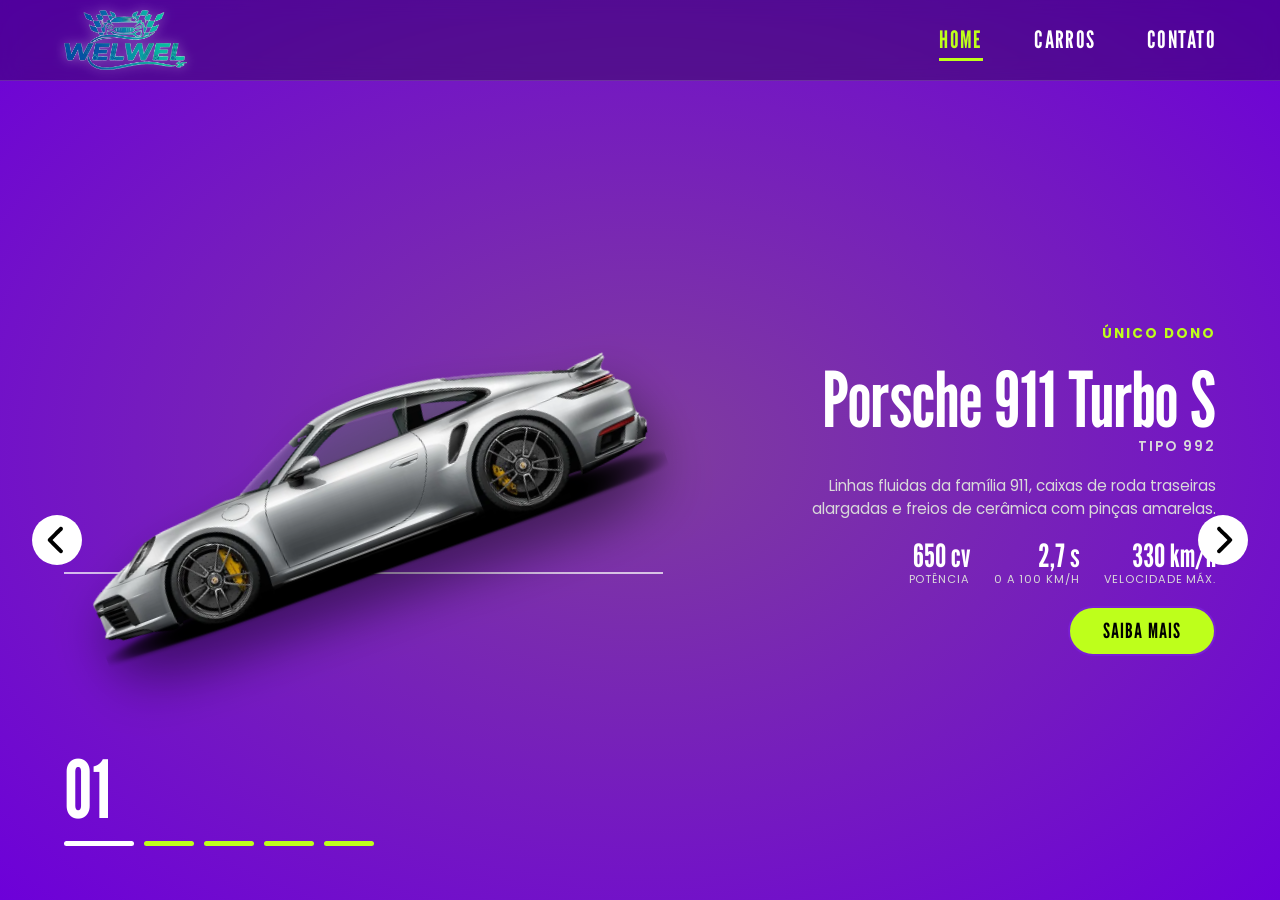
<file: index.html>
<!DOCTYPE html>
<html lang="pt-BR">

<head>
    <meta charset="UTF-8">
    <meta name="viewport" content="width=device-width, initial-scale=1.0">
    <title>WelWel Cars | Automóveis do WelWel</title>
    <meta name="description" content="Vitrine de carros esportivos e elétricos da WelWel Cars, com ficha técnica completa de cada modelo.">
    <meta name="theme-color" content="#6d00d9">
    <link rel="icon" type="image/png" href="./img/favicon.png">
    <link rel="preconnect" href="https://fonts.googleapis.com">
    <link rel="preconnect" href="https://fonts.gstatic.com" crossorigin>
    <link href="https://fonts.googleapis.com/css2?family=League+Gothic&family=Poppins:wght@300;400;600;700&display=swap" rel="stylesheet">
    <link rel="stylesheet" href="./estyle.css">
</head>

<body class="page-home">
    <header class="site-header">
        <a class="brand" href="./index.html" aria-label="WelWel Cars, página inicial">
            <img src="./img/logo.webp" alt="WelWel Cars" width="480" height="234">
        </a>
        <button class="menu-toggle" type="button" aria-label="Abrir menu" aria-expanded="false" aria-controls="menu">
            <span></span><span></span><span></span>
        </button>
        <nav id="menu" class="menu" aria-label="Menu principal">
            <ul>
                <li><a href="./index.html" aria-current="page">Home</a></li>
                <li><a href="./carros.html">Carros</a></li>
                <li><a href="./contato.html">Contato</a></li>
            </ul>
        </nav>
    </header>

    <main>
        <section class="container" aria-roledescription="carrossel" aria-label="Carros em destaque">

            <div class="list">
            <article class="item active" aria-roledescription="slide" aria-label="1 de 5">
                <div class="car-img">
                    <img src="./img/car1.webp" alt="Porsche 911 Turbo S, vista lateral" fetchpriority="high">
                </div>

                <div class="content">
                    <p class="car-information">Único Dono</p>
                    <h2>Porsche 911 Turbo S <small>Tipo 992</small></h2>
                    <p class="description">Linhas fluidas da família 911, caixas de roda traseiras alargadas e freios de cerâmica com pinças amarelas.</p>
                    <ul class="stats">
                        <li><b>650 cv</b><span>potência</span></li>
                        <li><b>2,7 s</b><span>0 a 100 km/h</span></li>
                        <li><b>330 km/h</b><span>velocidade máx.</span></li>
                    </ul>
                    <button class="information" type="button" data-ficha="ficha-1">Saiba Mais</button>
                </div>
            </article>
            <article class="item" aria-roledescription="slide" aria-label="2 de 5" aria-hidden="true">
                <div class="car-img">
                    <img src="./img/car2.webp" alt="Ferrari California T, vista lateral" loading="lazy">
                </div>

                <div class="content">
                    <p class="car-information">Único Dono</p>
                    <h2>Ferrari California T <small>Grand Tourer conversível</small></h2>
                    <p class="description">Clássico GT de motor dianteiro-central, conversível 2+2 com pintura Rosso Corsa.</p>
                    <ul class="stats">
                        <li><b>560 cv</b><span>potência</span></li>
                        <li><b>3,6 s</b><span>0 a 100 km/h</span></li>
                        <li><b>316 km/h</b><span>velocidade máx.</span></li>
                    </ul>
                    <button class="information" type="button" data-ficha="ficha-2">Saiba Mais</button>
                </div>
            </article>
            <article class="item" aria-roledescription="slide" aria-label="3 de 5" aria-hidden="true">
                <div class="car-img">
                    <img src="./img/car3.webp" alt="Lamborghini Aventador S, vista lateral" loading="lazy">
                </div>

                <div class="content">
                    <p class="car-information">Único Dono</p>
                    <h2>Lamborghini Aventador S <small>LP 740-4</small></h2>
                    <p class="description">Silhueta em cunha, V12 aspirado e as icônicas portas em tesoura de Sant&#x27;Agata Bolognese.</p>
                    <ul class="stats">
                        <li><b>740 cv</b><span>potência</span></li>
                        <li><b>2,9 s</b><span>0 a 100 km/h</span></li>
                        <li><b>350 km/h</b><span>velocidade máx.</span></li>
                    </ul>
                    <button class="information" type="button" data-ficha="ficha-3">Saiba Mais</button>
                </div>
            </article>
            <article class="item" aria-roledescription="slide" aria-label="4 de 5" aria-hidden="true">
                <div class="car-img">
                    <img src="./img/car4.webp" alt="Geely EX2, vista lateral" loading="lazy">
                </div>

                <div class="content">
                    <p class="car-information">Único Dono</p>
                    <h2>Geely EX2 <small>Elétrico compacto</small></h2>
                    <p class="description">Elétrico de proporções de monovolume, pintura bicolor e design pensado para reduzir o arrasto.</p>
                    <ul class="stats">
                        <li><b>116 cv</b><span>potência</span></li>
                        <li><b>289 km</b><span>autonomia</span></li>
                        <li><b>21 min</b><span>recarga 30-80%</span></li>
                    </ul>
                    <button class="information" type="button" data-ficha="ficha-4">Saiba Mais</button>
                </div>
            </article>
            <article class="item" aria-roledescription="slide" aria-label="5 de 5" aria-hidden="true">
                <div class="car-img">
                    <img src="./img/car5.webp" alt="BMW iX3 M Sport, vista lateral" loading="lazy">
                </div>

                <div class="content">
                    <p class="car-information">Único Dono</p>
                    <h2>BMW iX3 M Sport <small>Geração G01 LCI</small></h2>
                    <p class="description">SUV elétrico que preserva as linhas do X3, com pacote aerodinâmico M Sport.</p>
                    <ul class="stats">
                        <li><b>286 cv</b><span>potência</span></li>
                        <li><b>460 km</b><span>autonomia</span></li>
                        <li><b>6,8 s</b><span>0 a 100 km/h</span></li>
                    </ul>
                    <button class="information" type="button" data-ficha="ficha-5">Saiba Mais</button>
                </div>
            </article>
            </div>

            <div class="arrows">
                <button id="prev" type="button" aria-label="Carro anterior"><img src="./img/arrow.svg" alt=""></button>
                <button id="next" type="button" aria-label="Próximo carro"><img src="./img/arrow.svg" alt=""></button>
            </div>

            <div class="indicator">
                <div class="number" aria-live="polite">01</div>
                <ul>
                <li><button class="line active" type="button" aria-label="Ir para o carro 1"></button></li>
                <li><button class="line" type="button" aria-label="Ir para o carro 2"></button></li>
                <li><button class="line" type="button" aria-label="Ir para o carro 3"></button></li>
                <li><button class="line" type="button" aria-label="Ir para o carro 4"></button></li>
                <li><button class="line" type="button" aria-label="Ir para o carro 5"></button></li>
                </ul>
            </div>
        </section>
    </main>

    <dialog class="ficha" id="ficha-1" aria-labelledby="ficha-1-titulo">
        <form method="dialog">
            <button class="close" aria-label="Fechar">×</button>
        </form>
        <p class="car-information">Ficha técnica</p>
        <h2 id="ficha-1-titulo">Porsche 911 Turbo S <small>Tipo 992</small></h2>
        <img src="./img/car1.webp" alt="" loading="lazy">
        <h3>Análise visual</h3>
        <ul class="highlights">
            <li><strong>Silhueta de perfil:</strong> Linhas fluidas e aerodinâmicas tradicionais do 911, com as caixas de roda traseiras visivelmente alargadas.</li>
            <li><strong>Entradas de ar laterais:</strong> Grandes aberturas nos para-lamas traseiros, que alimentam e refrigeram o motor biturbo.</li>
            <li><strong>Rodas e freios:</strong> Rodas com cubo rápido (central lock) e pinças amarelas do sistema de freios de cerâmica PCCB.</li>
            <li><strong>Defletor traseiro:</strong> Aerofólio integrado para controle adaptativo da força descendente (downforce).</li>
        </ul>
        <h3>Especificações</h3>
        <dl class="specs">
            <div><dt>Motor</dt><dd>3.8 litros, 6 cilindros opostos (Boxer), biturbo</dd></div>
            <div><dt>Combustível</dt><dd>Gasolina</dd></div>
            <div><dt>Potência máxima</dt><dd>650 cv a 6.750 rpm</dd></div>
            <div><dt>Torque máximo</dt><dd>81,6 kgfm a 2.500 rpm</dd></div>
            <div><dt>Transmissão</dt><dd>Automática de dupla embreagem (PDK), 8 marchas</dd></div>
            <div><dt>Tração</dt><dd>Integral sob demanda (AWD)</dd></div>
            <div><dt>0 a 100 km/h</dt><dd>2,7 segundos</dd></div>
            <div><dt>Velocidade máxima</dt><dd>330 km/h</dd></div>
            <div><dt>Peso em ordem de marcha</dt><dd>1.640 kg</dd></div>
            <div><dt>Freios</dt><dd>Discos de cerâmica ventilados e perfurados (PCCB)</dd></div>
            <div><dt>Pneus dianteiros</dt><dd>255/35 R20</dd></div>
            <div><dt>Pneus traseiros</dt><dd>315/30 R21</dd></div>
        </dl>
    </dialog>
    <dialog class="ficha" id="ficha-2" aria-labelledby="ficha-2-titulo">
        <form method="dialog">
            <button class="close" aria-label="Fechar">×</button>
        </form>
        <p class="car-information">Ficha técnica</p>
        <h2 id="ficha-2-titulo">Ferrari California T <small>Grand Tourer conversível</small></h2>
        <img src="./img/car2.webp" alt="" loading="lazy">
        <h3>Análise visual</h3>
        <ul class="highlights">
            <li><strong>Design de perfil:</strong> Silhueta clássica de Grand Tourer, motor dianteiro-central e tração traseira, com o escudo da escuderia nos para-lamas dianteiros.</li>
            <li><strong>Configuração conversível:</strong> Capota aberta, revelando o interior no formato de assentos 2+2.</li>
            <li><strong>Flanco esculpido:</strong> Um vinco fluido que começa atrás da roda dianteira e segue até a maçaneta da porta.</li>
            <li><strong>Rodas e freios:</strong> Rodas de liga leve de cinco raios em estrela, com pinças vermelhas que combinam com a pintura Rosso Corsa.</li>
        </ul>
        <h3>Especificações</h3>
        <dl class="specs">
            <div><dt>Motor</dt><dd>3.9 litros (3.855 cm³), V8 a 90°, biturbo</dd></div>
            <div><dt>Combustível</dt><dd>Gasolina</dd></div>
            <div><dt>Potência máxima</dt><dd>560 cv a 7.500 rpm</dd></div>
            <div><dt>Torque máximo</dt><dd>77 kgfm a 4.750 rpm</dd></div>
            <div><dt>Transmissão</dt><dd>Automatizada de dupla embreagem (F1-DCT), 7 marchas</dd></div>
            <div><dt>Tração</dt><dd>Traseira (RWD)</dd></div>
            <div><dt>0 a 100 km/h</dt><dd>3,6 segundos</dd></div>
            <div><dt>Velocidade máxima</dt><dd>316 km/h</dd></div>
            <div><dt>Peso seco</dt><dd>1.625 kg</dd></div>
            <div><dt>Freios</dt><dd>Discos de carbono-cerâmica ventilados</dd></div>
            <div><dt>Porta-malas</dt><dd>340 litros (240 litros com a capota recolhida)</dd></div>
        </dl>
    </dialog>
    <dialog class="ficha" id="ficha-3" aria-labelledby="ficha-3-titulo">
        <form method="dialog">
            <button class="close" aria-label="Fechar">×</button>
        </form>
        <p class="car-information">Ficha técnica</p>
        <h2 id="ficha-3-titulo">Lamborghini Aventador S <small>LP 740-4</small></h2>
        <img src="./img/car3.webp" alt="" loading="lazy">
        <h3>Análise visual</h3>
        <ul class="highlights">
            <li><strong>Silhueta em cunha:</strong> Linhas angulares e geométricas, clássicas e futuristas, do DNA de design da Lamborghini.</li>
            <li><strong>Entradas de ar laterais:</strong> Enormes aberturas nas portas e para-lamas traseiros, que levam ar ao motor V12 e aos freios.</li>
            <li><strong>Rodas e freios:</strong> Rodas raiadas com acabamento diamantado e pinças de freio amarelas em contraste com a carroceria.</li>
            <li><strong>Portas em tesoura:</strong> O vinco superior marca o contorno das portas de abertura vertical de Sant&#x27;Agata Bolognese.</li>
        </ul>
        <h3>Especificações</h3>
        <dl class="specs">
            <div><dt>Motor</dt><dd>6.5 litros, V12 a 60°, aspirado</dd></div>
            <div><dt>Combustível</dt><dd>Gasolina</dd></div>
            <div><dt>Potência máxima</dt><dd>740 cv a 8.400 rpm</dd></div>
            <div><dt>Torque máximo</dt><dd>70,4 kgfm (690 Nm) a 5.500 rpm</dd></div>
            <div><dt>Transmissão</dt><dd>Automatizada ISR (Independent Shifting Rods), 7 marchas</dd></div>
            <div><dt>Tração</dt><dd>Integral permanente (AWD)</dd></div>
            <div><dt>0 a 100 km/h</dt><dd>2,9 segundos</dd></div>
            <div><dt>Velocidade máxima</dt><dd>350 km/h</dd></div>
            <div><dt>Peso seco</dt><dd>1.575 kg</dd></div>
            <div><dt>Chassi</dt><dd>Suspensão ativa magnetorreológica e esterçamento nas 4 rodas</dd></div>
        </dl>
    </dialog>
    <dialog class="ficha" id="ficha-4" aria-labelledby="ficha-4-titulo">
        <form method="dialog">
            <button class="close" aria-label="Fechar">×</button>
        </form>
        <p class="car-information">Ficha técnica</p>
        <h2 id="ficha-4-titulo">Geely EX2 <small>Elétrico compacto</small></h2>
        <img src="./img/car4.webp" alt="" loading="lazy">
        <h3>Análise visual</h3>
        <ul class="highlights">
            <li><strong>Proporções de monovolume:</strong> Teto alto, balanços curtos e frente inclinada, priorizando o espaço interno e a modularidade da cabine.</li>
            <li><strong>Pintura bicolor:</strong> Carroceria em tom suave, com colunas e teto em preto brilhante.</li>
            <li><strong>Design aerodinâmico:</strong> Rodas aro 16 de desenho fechado e maçanetas embutidas para reduzir o arrasto.</li>
            <li><strong>Linha de cintura fluida:</strong> Vincos sutis e transições arredondadas, numa estética limpa e futurista.</li>
        </ul>
        <h3>Especificações</h3>
        <dl class="specs">
            <div><dt>Motor</dt><dd>Elétrico, síncrono de ímãs permanentes</dd></div>
            <div><dt>Potência máxima</dt><dd>116 cv (85 kW)</dd></div>
            <div><dt>Torque máximo</dt><dd>15,3 kgfm (150 Nm)</dd></div>
            <div><dt>Tração</dt><dd>Traseira (RWD)</dd></div>
            <div><dt>Bateria</dt><dd>Lítio-ferro-fosfato (LFP)</dd></div>
            <div><dt>Autonomia (Inmetro)</dt><dd>289 km</dd></div>
            <div><dt>Tempo de recarga</dt><dd>30% a 80% em 21 minutos (DC rápida)</dd></div>
            <div><dt>Comprimento / entre-eixos</dt><dd>4,13 m / 2,65 m</dd></div>
            <div><dt>Porta-malas traseiro</dt><dd>375 litros</dd></div>
            <div><dt>Porta-malas dianteiro (frunk)</dt><dd>70 litros</dd></div>
        </dl>
    </dialog>
    <dialog class="ficha" id="ficha-5" aria-labelledby="ficha-5-titulo">
        <form method="dialog">
            <button class="close" aria-label="Fechar">×</button>
        </form>
        <p class="car-information">Ficha técnica</p>
        <h2 id="ficha-5-titulo">BMW iX3 M Sport <small>Geração G01 LCI</small></h2>
        <img src="./img/car5.webp" alt="" loading="lazy">
        <h3>Análise visual</h3>
        <ul class="highlights">
            <li><strong>Proporções de SUV:</strong> Silhueta bem definida no estilo SAV, com balanço traseiro que amplia o espaço de carga.</li>
            <li><strong>Pacote M Sport:</strong> Para-choques esportivos, soleiras laterais musculosas e acabamento Shadow Line nas molduras das janelas.</li>
            <li><strong>Identidade sutil:</strong> Preserva as linhas do X3, com discretos apliques pretos nas saídas de ar dos para-lamas dianteiros.</li>
            <li><strong>Rodas exclusivas:</strong> Liga leve aerodinâmica de desenho fechado e acabamento bicolor, para reduzir o arrasto.</li>
        </ul>
        <h3>Especificações</h3>
        <dl class="specs">
            <div><dt>Motorização</dt><dd>1 motor elétrico traseiro (BMW eDrive de 5ª geração)</dd></div>
            <div><dt>Potência máxima</dt><dd>286 cv (210 kW)</dd></div>
            <div><dt>Torque máximo</dt><dd>40,8 kgfm (400 Nm)</dd></div>
            <div><dt>Transmissão</dt><dd>Automática de 1 marcha</dd></div>
            <div><dt>Tração</dt><dd>Traseira (RWD)</dd></div>
            <div><dt>0 a 100 km/h</dt><dd>6,8 segundos</dd></div>
            <div><dt>Velocidade máxima</dt><dd>180 km/h (limitada eletronicamente)</dd></div>
            <div><dt>Bateria</dt><dd>80 kWh brutos (74 kWh úteis)</dd></div>
            <div><dt>Autonomia média</dt><dd>Até 460 km (ciclo WLTP)</dd></div>
            <div><dt>Recarga rápida</dt><dd>10% a 80% em cerca de 32 minutos (DC de 150 kW)</dd></div>
            <div><dt>Porta-malas</dt><dd>510 litros</dd></div>
        </dl>
    </dialog>

    <script src="./script.js"></script>
</body>

</html>
</file>
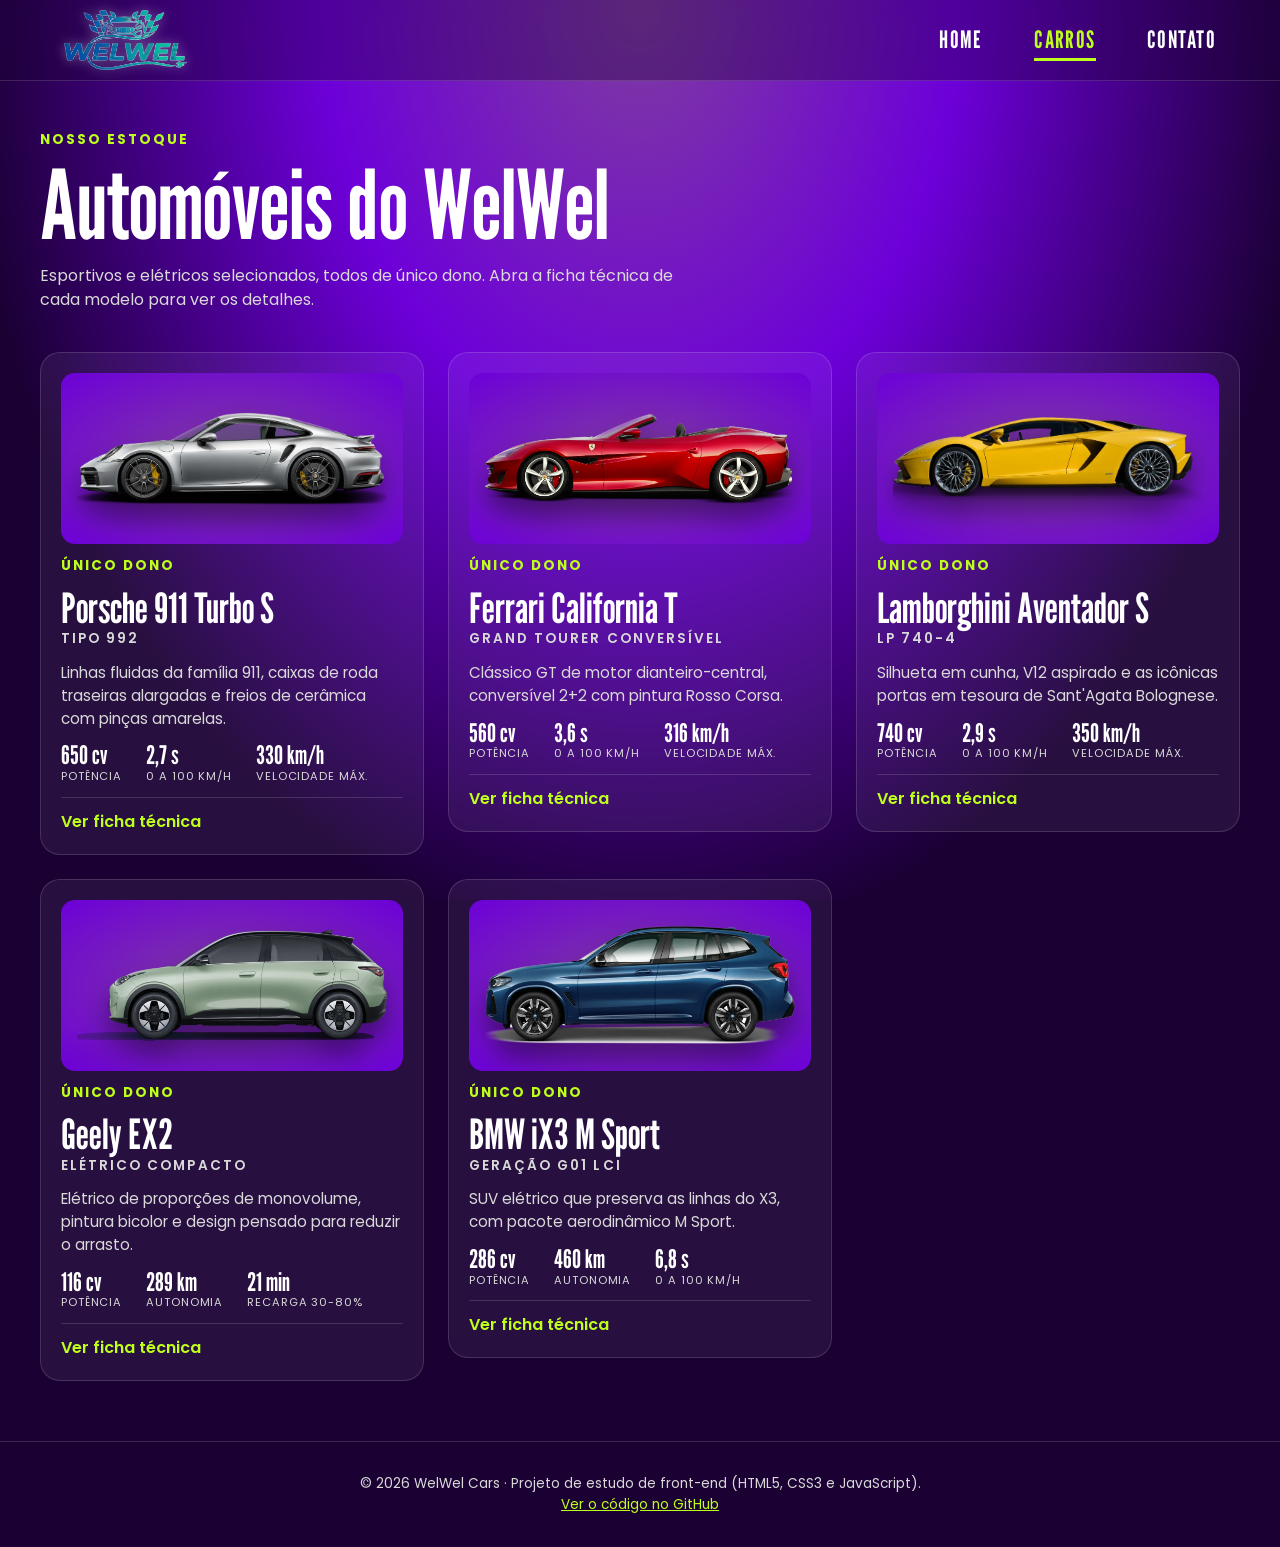
<file: carros.html>
<!DOCTYPE html>
<html lang="pt-BR">

<head>
    <meta charset="UTF-8">
    <meta name="viewport" content="width=device-width, initial-scale=1.0">
    <title>Carros | WelWel Cars</title>
    <meta name="description" content="Todos os carros da WelWel Cars com análise visual e ficha técnica.">
    <meta name="theme-color" content="#6d00d9">
    <link rel="icon" type="image/png" href="./img/favicon.png">
    <link rel="preconnect" href="https://fonts.googleapis.com">
    <link rel="preconnect" href="https://fonts.gstatic.com" crossorigin>
    <link href="https://fonts.googleapis.com/css2?family=League+Gothic&family=Poppins:wght@300;400;600;700&display=swap" rel="stylesheet">
    <link rel="stylesheet" href="./estyle.css">
</head>

<body class="page-carros">
    <header class="site-header">
        <a class="brand" href="./index.html" aria-label="WelWel Cars, página inicial">
            <img src="./img/logo.webp" alt="WelWel Cars" width="480" height="234">
        </a>
        <button class="menu-toggle" type="button" aria-label="Abrir menu" aria-expanded="false" aria-controls="menu">
            <span></span><span></span><span></span>
        </button>
        <nav id="menu" class="menu" aria-label="Menu principal">
            <ul>
                <li><a href="./index.html">Home</a></li>
                <li><a href="./carros.html" aria-current="page">Carros</a></li>
                <li><a href="./contato.html">Contato</a></li>
            </ul>
        </nav>
    </header>

    <main class="page">
        <section class="page-intro">
            <p class="car-information">Nosso estoque</p>
            <h1>Automóveis do WelWel</h1>
            <p>Esportivos e elétricos selecionados, todos de único dono. Abra a ficha técnica de cada modelo para ver os detalhes.</p>
        </section>

        <section class="car-grid" aria-label="Lista de carros">
            <article class="car-card">
                <div class="car-card-img">
                    <img src="./img/car1.webp" alt="Porsche 911 Turbo S, vista lateral" loading="lazy">
                </div>
                <p class="car-information">Único Dono</p>
                <h2>Porsche 911 Turbo S <small>Tipo 992</small></h2>
                <p class="description">Linhas fluidas da família 911, caixas de roda traseiras alargadas e freios de cerâmica com pinças amarelas.</p>
                <ul class="stats">
                    <li><b>650 cv</b><span>potência</span></li>
                    <li><b>2,7 s</b><span>0 a 100 km/h</span></li>
                    <li><b>330 km/h</b><span>velocidade máx.</span></li>
                </ul>
                <details>
                    <summary>Ver ficha técnica</summary>
                    <ul class="highlights">
                        <li><strong>Silhueta de perfil:</strong> Linhas fluidas e aerodinâmicas tradicionais do 911, com as caixas de roda traseiras visivelmente alargadas.</li>
                        <li><strong>Entradas de ar laterais:</strong> Grandes aberturas nos para-lamas traseiros, que alimentam e refrigeram o motor biturbo.</li>
                        <li><strong>Rodas e freios:</strong> Rodas com cubo rápido (central lock) e pinças amarelas do sistema de freios de cerâmica PCCB.</li>
                        <li><strong>Defletor traseiro:</strong> Aerofólio integrado para controle adaptativo da força descendente (downforce).</li>
                    </ul>
                    <dl class="specs">
                        <div><dt>Motor</dt><dd>3.8 litros, 6 cilindros opostos (Boxer), biturbo</dd></div>
                        <div><dt>Combustível</dt><dd>Gasolina</dd></div>
                        <div><dt>Potência máxima</dt><dd>650 cv a 6.750 rpm</dd></div>
                        <div><dt>Torque máximo</dt><dd>81,6 kgfm a 2.500 rpm</dd></div>
                        <div><dt>Transmissão</dt><dd>Automática de dupla embreagem (PDK), 8 marchas</dd></div>
                        <div><dt>Tração</dt><dd>Integral sob demanda (AWD)</dd></div>
                        <div><dt>0 a 100 km/h</dt><dd>2,7 segundos</dd></div>
                        <div><dt>Velocidade máxima</dt><dd>330 km/h</dd></div>
                        <div><dt>Peso em ordem de marcha</dt><dd>1.640 kg</dd></div>
                        <div><dt>Freios</dt><dd>Discos de cerâmica ventilados e perfurados (PCCB)</dd></div>
                        <div><dt>Pneus dianteiros</dt><dd>255/35 R20</dd></div>
                        <div><dt>Pneus traseiros</dt><dd>315/30 R21</dd></div>
                    </dl>
                </details>
            </article>
            <article class="car-card">
                <div class="car-card-img">
                    <img src="./img/car2.webp" alt="Ferrari California T, vista lateral" loading="lazy">
                </div>
                <p class="car-information">Único Dono</p>
                <h2>Ferrari California T <small>Grand Tourer conversível</small></h2>
                <p class="description">Clássico GT de motor dianteiro-central, conversível 2+2 com pintura Rosso Corsa.</p>
                <ul class="stats">
                    <li><b>560 cv</b><span>potência</span></li>
                    <li><b>3,6 s</b><span>0 a 100 km/h</span></li>
                    <li><b>316 km/h</b><span>velocidade máx.</span></li>
                </ul>
                <details>
                    <summary>Ver ficha técnica</summary>
                    <ul class="highlights">
                        <li><strong>Design de perfil:</strong> Silhueta clássica de Grand Tourer, motor dianteiro-central e tração traseira, com o escudo da escuderia nos para-lamas dianteiros.</li>
                        <li><strong>Configuração conversível:</strong> Capota aberta, revelando o interior no formato de assentos 2+2.</li>
                        <li><strong>Flanco esculpido:</strong> Um vinco fluido que começa atrás da roda dianteira e segue até a maçaneta da porta.</li>
                        <li><strong>Rodas e freios:</strong> Rodas de liga leve de cinco raios em estrela, com pinças vermelhas que combinam com a pintura Rosso Corsa.</li>
                    </ul>
                    <dl class="specs">
                        <div><dt>Motor</dt><dd>3.9 litros (3.855 cm³), V8 a 90°, biturbo</dd></div>
                        <div><dt>Combustível</dt><dd>Gasolina</dd></div>
                        <div><dt>Potência máxima</dt><dd>560 cv a 7.500 rpm</dd></div>
                        <div><dt>Torque máximo</dt><dd>77 kgfm a 4.750 rpm</dd></div>
                        <div><dt>Transmissão</dt><dd>Automatizada de dupla embreagem (F1-DCT), 7 marchas</dd></div>
                        <div><dt>Tração</dt><dd>Traseira (RWD)</dd></div>
                        <div><dt>0 a 100 km/h</dt><dd>3,6 segundos</dd></div>
                        <div><dt>Velocidade máxima</dt><dd>316 km/h</dd></div>
                        <div><dt>Peso seco</dt><dd>1.625 kg</dd></div>
                        <div><dt>Freios</dt><dd>Discos de carbono-cerâmica ventilados</dd></div>
                        <div><dt>Porta-malas</dt><dd>340 litros (240 litros com a capota recolhida)</dd></div>
                    </dl>
                </details>
            </article>
            <article class="car-card">
                <div class="car-card-img">
                    <img src="./img/car3.webp" alt="Lamborghini Aventador S, vista lateral" loading="lazy">
                </div>
                <p class="car-information">Único Dono</p>
                <h2>Lamborghini Aventador S <small>LP 740-4</small></h2>
                <p class="description">Silhueta em cunha, V12 aspirado e as icônicas portas em tesoura de Sant&#x27;Agata Bolognese.</p>
                <ul class="stats">
                    <li><b>740 cv</b><span>potência</span></li>
                    <li><b>2,9 s</b><span>0 a 100 km/h</span></li>
                    <li><b>350 km/h</b><span>velocidade máx.</span></li>
                </ul>
                <details>
                    <summary>Ver ficha técnica</summary>
                    <ul class="highlights">
                        <li><strong>Silhueta em cunha:</strong> Linhas angulares e geométricas, clássicas e futuristas, do DNA de design da Lamborghini.</li>
                        <li><strong>Entradas de ar laterais:</strong> Enormes aberturas nas portas e para-lamas traseiros, que levam ar ao motor V12 e aos freios.</li>
                        <li><strong>Rodas e freios:</strong> Rodas raiadas com acabamento diamantado e pinças de freio amarelas em contraste com a carroceria.</li>
                        <li><strong>Portas em tesoura:</strong> O vinco superior marca o contorno das portas de abertura vertical de Sant&#x27;Agata Bolognese.</li>
                    </ul>
                    <dl class="specs">
                        <div><dt>Motor</dt><dd>6.5 litros, V12 a 60°, aspirado</dd></div>
                        <div><dt>Combustível</dt><dd>Gasolina</dd></div>
                        <div><dt>Potência máxima</dt><dd>740 cv a 8.400 rpm</dd></div>
                        <div><dt>Torque máximo</dt><dd>70,4 kgfm (690 Nm) a 5.500 rpm</dd></div>
                        <div><dt>Transmissão</dt><dd>Automatizada ISR (Independent Shifting Rods), 7 marchas</dd></div>
                        <div><dt>Tração</dt><dd>Integral permanente (AWD)</dd></div>
                        <div><dt>0 a 100 km/h</dt><dd>2,9 segundos</dd></div>
                        <div><dt>Velocidade máxima</dt><dd>350 km/h</dd></div>
                        <div><dt>Peso seco</dt><dd>1.575 kg</dd></div>
                        <div><dt>Chassi</dt><dd>Suspensão ativa magnetorreológica e esterçamento nas 4 rodas</dd></div>
                    </dl>
                </details>
            </article>
            <article class="car-card">
                <div class="car-card-img">
                    <img src="./img/car4.webp" alt="Geely EX2, vista lateral" loading="lazy">
                </div>
                <p class="car-information">Único Dono</p>
                <h2>Geely EX2 <small>Elétrico compacto</small></h2>
                <p class="description">Elétrico de proporções de monovolume, pintura bicolor e design pensado para reduzir o arrasto.</p>
                <ul class="stats">
                    <li><b>116 cv</b><span>potência</span></li>
                    <li><b>289 km</b><span>autonomia</span></li>
                    <li><b>21 min</b><span>recarga 30-80%</span></li>
                </ul>
                <details>
                    <summary>Ver ficha técnica</summary>
                    <ul class="highlights">
                        <li><strong>Proporções de monovolume:</strong> Teto alto, balanços curtos e frente inclinada, priorizando o espaço interno e a modularidade da cabine.</li>
                        <li><strong>Pintura bicolor:</strong> Carroceria em tom suave, com colunas e teto em preto brilhante.</li>
                        <li><strong>Design aerodinâmico:</strong> Rodas aro 16 de desenho fechado e maçanetas embutidas para reduzir o arrasto.</li>
                        <li><strong>Linha de cintura fluida:</strong> Vincos sutis e transições arredondadas, numa estética limpa e futurista.</li>
                    </ul>
                    <dl class="specs">
                        <div><dt>Motor</dt><dd>Elétrico, síncrono de ímãs permanentes</dd></div>
                        <div><dt>Potência máxima</dt><dd>116 cv (85 kW)</dd></div>
                        <div><dt>Torque máximo</dt><dd>15,3 kgfm (150 Nm)</dd></div>
                        <div><dt>Tração</dt><dd>Traseira (RWD)</dd></div>
                        <div><dt>Bateria</dt><dd>Lítio-ferro-fosfato (LFP)</dd></div>
                        <div><dt>Autonomia (Inmetro)</dt><dd>289 km</dd></div>
                        <div><dt>Tempo de recarga</dt><dd>30% a 80% em 21 minutos (DC rápida)</dd></div>
                        <div><dt>Comprimento / entre-eixos</dt><dd>4,13 m / 2,65 m</dd></div>
                        <div><dt>Porta-malas traseiro</dt><dd>375 litros</dd></div>
                        <div><dt>Porta-malas dianteiro (frunk)</dt><dd>70 litros</dd></div>
                    </dl>
                </details>
            </article>
            <article class="car-card">
                <div class="car-card-img">
                    <img src="./img/car5.webp" alt="BMW iX3 M Sport, vista lateral" loading="lazy">
                </div>
                <p class="car-information">Único Dono</p>
                <h2>BMW iX3 M Sport <small>Geração G01 LCI</small></h2>
                <p class="description">SUV elétrico que preserva as linhas do X3, com pacote aerodinâmico M Sport.</p>
                <ul class="stats">
                    <li><b>286 cv</b><span>potência</span></li>
                    <li><b>460 km</b><span>autonomia</span></li>
                    <li><b>6,8 s</b><span>0 a 100 km/h</span></li>
                </ul>
                <details>
                    <summary>Ver ficha técnica</summary>
                    <ul class="highlights">
                        <li><strong>Proporções de SUV:</strong> Silhueta bem definida no estilo SAV, com balanço traseiro que amplia o espaço de carga.</li>
                        <li><strong>Pacote M Sport:</strong> Para-choques esportivos, soleiras laterais musculosas e acabamento Shadow Line nas molduras das janelas.</li>
                        <li><strong>Identidade sutil:</strong> Preserva as linhas do X3, com discretos apliques pretos nas saídas de ar dos para-lamas dianteiros.</li>
                        <li><strong>Rodas exclusivas:</strong> Liga leve aerodinâmica de desenho fechado e acabamento bicolor, para reduzir o arrasto.</li>
                    </ul>
                    <dl class="specs">
                        <div><dt>Motorização</dt><dd>1 motor elétrico traseiro (BMW eDrive de 5ª geração)</dd></div>
                        <div><dt>Potência máxima</dt><dd>286 cv (210 kW)</dd></div>
                        <div><dt>Torque máximo</dt><dd>40,8 kgfm (400 Nm)</dd></div>
                        <div><dt>Transmissão</dt><dd>Automática de 1 marcha</dd></div>
                        <div><dt>Tração</dt><dd>Traseira (RWD)</dd></div>
                        <div><dt>0 a 100 km/h</dt><dd>6,8 segundos</dd></div>
                        <div><dt>Velocidade máxima</dt><dd>180 km/h (limitada eletronicamente)</dd></div>
                        <div><dt>Bateria</dt><dd>80 kWh brutos (74 kWh úteis)</dd></div>
                        <div><dt>Autonomia média</dt><dd>Até 460 km (ciclo WLTP)</dd></div>
                        <div><dt>Recarga rápida</dt><dd>10% a 80% em cerca de 32 minutos (DC de 150 kW)</dd></div>
                        <div><dt>Porta-malas</dt><dd>510 litros</dd></div>
                    </dl>
                </details>
            </article>
        </section>
    </main>

    <footer class="site-footer">
        <p>© 2026 WelWel Cars · Projeto de estudo de front-end (HTML5, CSS3 e JavaScript).</p>
        <p><a href="https://github.com/elsondev-backend/WelCar" target="_blank" rel="noopener">Ver o código no GitHub</a></p>
    </footer>

    <script src="./script.js"></script>
</body>

</html>
</file>
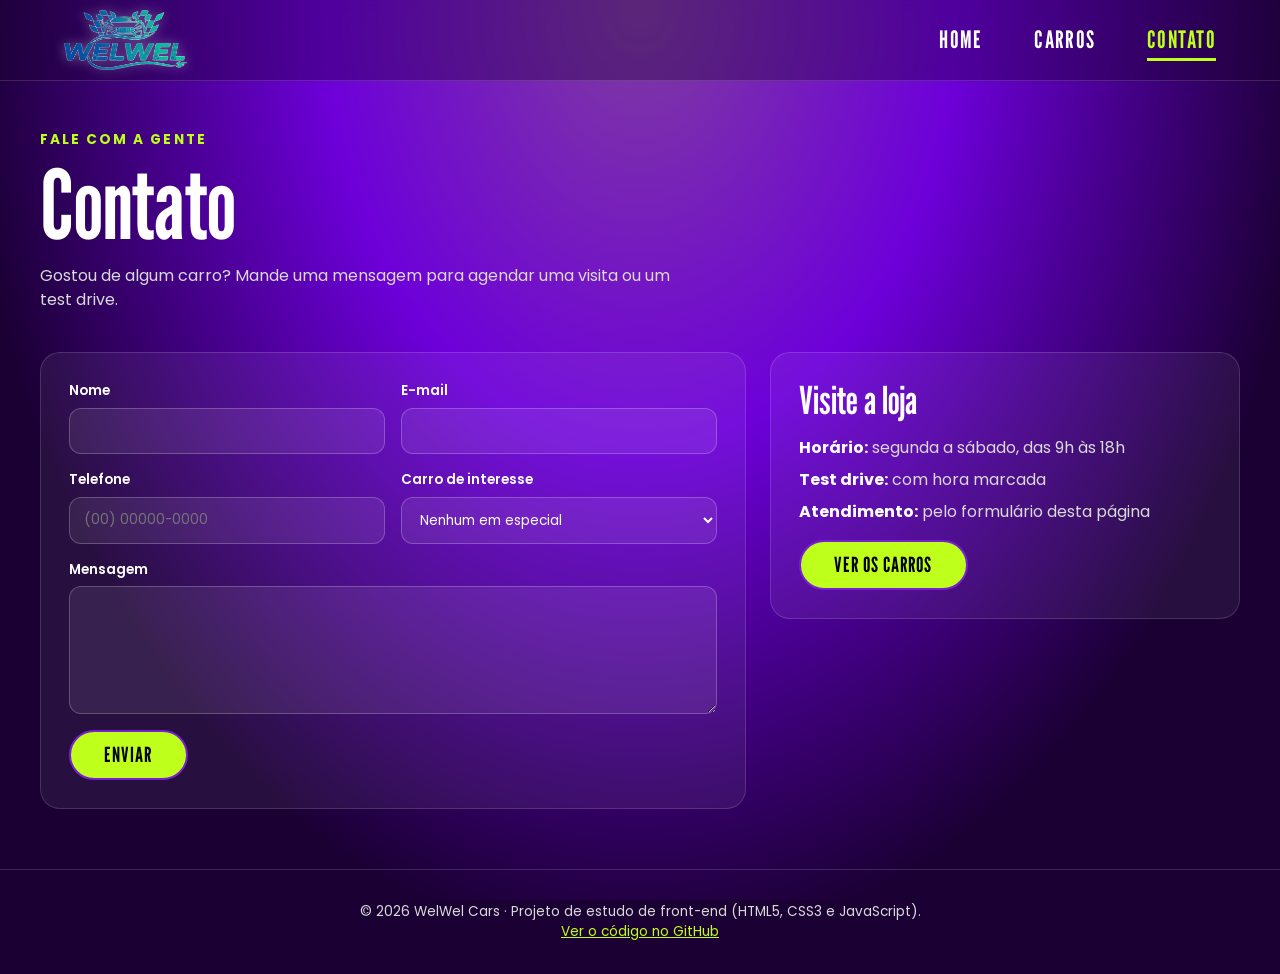
<file: contato.html>
<!DOCTYPE html>
<html lang="pt-BR">

<head>
    <meta charset="UTF-8">
    <meta name="viewport" content="width=device-width, initial-scale=1.0">
    <title>Contato | WelWel Cars</title>
    <meta name="description" content="Fale com a WelWel Cars e agende uma visita ou test drive.">
    <meta name="theme-color" content="#6d00d9">
    <link rel="icon" type="image/png" href="./img/favicon.png">
    <link rel="preconnect" href="https://fonts.googleapis.com">
    <link rel="preconnect" href="https://fonts.gstatic.com" crossorigin>
    <link href="https://fonts.googleapis.com/css2?family=League+Gothic&family=Poppins:wght@300;400;600;700&display=swap" rel="stylesheet">
    <link rel="stylesheet" href="./estyle.css">
</head>

<body class="page-contato">
    <header class="site-header">
        <a class="brand" href="./index.html" aria-label="WelWel Cars, página inicial">
            <img src="./img/logo.webp" alt="WelWel Cars" width="480" height="234">
        </a>
        <button class="menu-toggle" type="button" aria-label="Abrir menu" aria-expanded="false" aria-controls="menu">
            <span></span><span></span><span></span>
        </button>
        <nav id="menu" class="menu" aria-label="Menu principal">
            <ul>
                <li><a href="./index.html">Home</a></li>
                <li><a href="./carros.html">Carros</a></li>
                <li><a href="./contato.html" aria-current="page">Contato</a></li>
            </ul>
        </nav>
    </header>

    <main class="page">
        <section class="page-intro">
            <p class="car-information">Fale com a gente</p>
            <h1>Contato</h1>
            <p>Gostou de algum carro? Mande uma mensagem para agendar uma visita ou um test drive.</p>
        </section>

        <section class="contact">
            <form class="contact-form" id="contact-form">
                <label>Nome
                    <input type="text" name="nome" autocomplete="name" required>
                </label>
                <label>E-mail
                    <input type="email" name="email" autocomplete="email" required>
                </label>
                <label>Telefone
                    <input type="tel" name="telefone" autocomplete="tel" placeholder="(00) 00000-0000">
                </label>
                <label>Carro de interesse
                    <select name="carro">
                        <option value="">Nenhum em especial</option>
                        <option>Porsche 911 Turbo S</option>
                        <option>Ferrari California T</option>
                        <option>Lamborghini Aventador S</option>
                        <option>Geely EX2</option>
                        <option>BMW iX3 M Sport</option>
                    </select>
                </label>
                <label class="full">Mensagem
                    <textarea name="mensagem" rows="5" required></textarea>
                </label>
                <button class="information" type="submit">Enviar</button>
                <p class="form-status" role="status" hidden>Obrigado! Esta é uma página de demonstração, então a mensagem não foi enviada de verdade.</p>
            </form>

            <aside class="contact-info">
                <h2>Visite a loja</h2>
                <ul>
                    <li><strong>Horário:</strong> segunda a sábado, das 9h às 18h</li>
                    <li><strong>Test drive:</strong> com hora marcada</li>
                    <li><strong>Atendimento:</strong> pelo formulário desta página</li>
                </ul>
                <a class="information" href="./carros.html">Ver os carros</a>
            </aside>
        </section>
    </main>

    <footer class="site-footer">
        <p>© 2026 WelWel Cars · Projeto de estudo de front-end (HTML5, CSS3 e JavaScript).</p>
        <p><a href="https://github.com/elsondev-backend/WelCar" target="_blank" rel="noopener">Ver o código no GitHub</a></p>
    </footer>

    <script src="./script.js"></script>
</body>

</html>
</file>
<file: estyle.css>
/* ============ Base ============ */
:root {
    --roxo-claro: #7f3d9e;
    --roxo: #6d00d9;
    --roxo-escuro: #1a0033;
    --verde: #beff1b;
    --texto: #fff;
    --texto-suave: #d9d9d9;
    --borda: rgba(255, 255, 255, 0.14);
    --gutter: max(16px, 5vw);
}

* {
    margin: 0;
    padding: 0;
    box-sizing: border-box;
    list-style: none;
}

html {
    scroll-behavior: smooth;
}

body {
    font-family: "Poppins", sans-serif;
    font-size: 16px;
    line-height: 1.5;
    color: var(--texto);
    background: var(--roxo-escuro);
    min-height: 100vh;
}

img {
    max-width: 100%;
    display: block;
}

a {
    color: inherit;
}

button {
    font: inherit;
}

:focus-visible {
    outline: 3px solid var(--verde);
    outline-offset: 3px;
}

.car-information {
    font-weight: 700;
    font-size: 0.85rem;
    text-transform: uppercase;
    letter-spacing: 0.15em;
    color: var(--verde);
}

/* Botão verde "Saiba Mais" (também usado em links) */
.information {
    display: inline-block;
    border-radius: 30px;
    padding: 0.35em 1.6em;
    text-transform: uppercase;
    text-decoration: none;
    letter-spacing: 0.05em;
    border: 2px solid #791fd3;
    background-color: var(--verde);
    color: #000;
    cursor: pointer;
    font-family: "League Gothic", sans-serif;
    font-size: 1.3rem;
    transition: transform 0.2s, background-color 0.2s, box-shadow 0.2s;

    &:hover {
        background-color: #fff;
        transform: translateY(-2px);
        box-shadow: 0 8px 20px rgba(0, 0, 0, 0.3);
    }
}

/* ============ Cabeçalho ============ */
.site-header {
    position: fixed;
    inset: 0 0 auto 0;
    z-index: 10;
    display: flex;
    align-items: center;
    justify-content: space-between;
    gap: 16px;
    padding: 10px var(--gutter);
    background: rgba(26, 0, 51, 0.35);
    backdrop-filter: blur(10px);
    -webkit-backdrop-filter: blur(10px);
    border-bottom: 1px solid var(--borda);

    & .brand img {
        height: 60px;
        width: auto;
        filter: drop-shadow(0 0 6px rgba(255, 255, 255, 0.35));
    }

    & .menu ul {
        display: flex;
        gap: clamp(20px, 4vw, 56px);
    }

    & .menu a {
        font-family: "League Gothic", sans-serif;
        font-size: 1.5rem;
        letter-spacing: 0.06em;
        text-transform: uppercase;
        text-decoration: none;
        padding: 4px 0;
        border-bottom: 3px solid transparent;
        transition: color 0.2s, border-color 0.2s;

        &:hover,
        &[aria-current="page"] {
            color: var(--verde);
            border-color: var(--verde);
        }
    }
}

.menu-toggle {
    display: none;
    width: 46px;
    height: 46px;
    border: 1px solid var(--borda);
    border-radius: 12px;
    background: rgba(255, 255, 255, 0.08);
    cursor: pointer;
    flex-direction: column;
    justify-content: center;
    align-items: center;
    gap: 5px;

    & span {
        width: 22px;
        height: 2px;
        background: #fff;
        border-radius: 2px;
        transition: transform 0.3s, opacity 0.3s;
    }

    &[aria-expanded="true"] span:nth-child(1) { transform: translateY(7px) rotate(45deg); }
    &[aria-expanded="true"] span:nth-child(2) { opacity: 0; }
    &[aria-expanded="true"] span:nth-child(3) { transform: translateY(-7px) rotate(-45deg); }
}

/* ============ Carrossel (Home) ============ */
.page-home {
    overflow: hidden;
}

section.container {
    --calculation: 1;
    background-image: radial-gradient(var(--roxo-claro), var(--roxo));
    height: 100vh;
    height: 100svh;
    position: relative;
    overflow: hidden;
    padding-top: 80px;

    & .list {
        width: min(1200px, 90vw);
        margin: auto;
        height: 100%;
        position: relative;
        display: grid;

        /* Linha branca onde o carro "apoia" */
        &::before {
            content: '';
            position: absolute;
            left: 0;
            right: 48%;
            top: 60%;
            border-top: 2px solid rgba(255, 255, 255, 0.7);
        }
    }

    & .item {
        grid-area: 1 / 1;
        display: grid;
        grid-template-columns: 1.15fr 1fr;
        align-items: center;
        gap: 40px;
        transform: translateX(calc(100vw * var(--calculation)));
        opacity: 0;
        visibility: hidden;
        transition: transform 0.5s, opacity 0.5s, visibility 0.5s;

        & .car-img img {
            width: 100%;
            max-height: 50vh;
            object-fit: contain;
            transform: rotate(0);
            transition: transform 0.5s 0.3s;
            filter: drop-shadow(0 30px 25px rgba(0, 0, 0, 0.45));
        }

        & .content {
            display: flex;
            flex-direction: column;
            align-items: end;
            text-align: right;
            gap: 18px;

            & > * {
                transform: translateX(calc(200px * var(--calculation)));
                opacity: 0;
                transition: transform 0.7s 0.3s, opacity 0.7s 0.3s;
            }

            & h2 { transition-delay: 0.45s; }
            & .description { transition-delay: 0.6s; }
            & .stats { transition-delay: 0.75s; }
            & .information { transition-delay: 0.9s; }
        }

        &.active {
            transform: translateX(0);
            opacity: 1;
            visibility: visible;

            & .car-img img { transform: rotate(-20deg); }

            & .content > * {
                transform: translateX(0);
                opacity: 1;
            }
        }
    }

    & .arrows {
        position: absolute;
        top: 60%;
        left: 50%;
        transform: translate(-50%, -50%);
        display: flex;
        justify-content: space-between;
        width: 95vw;
        pointer-events: none;
        z-index: 3;

        & button {
            pointer-events: auto;
            width: 50px;
            height: 50px;
            border-radius: 50%;
            border: none;
            background: #fff;
            display: grid;
            place-items: center;
            cursor: pointer;
            transition: background-color 0.3s, transform 0.3s;

            & img { width: 28px; }

            &:hover { background-color: var(--verde); }
        }

        & #prev { transform: scale(-1); }
    }

    & .indicator {
        position: absolute;
        left: var(--gutter);
        bottom: 6vh;
        display: flex;
        flex-direction: column;
        gap: 12px;
        z-index: 3;

        & .number {
            font-size: 5em;
            line-height: 1;
            font-family: "League Gothic", sans-serif;
        }

        & ul {
            display: flex;
            gap: 10px;
        }

        & .line {
            display: block;
            width: 50px;
            height: 5px;
            padding: 0;
            border: none;
            background-color: var(--verde);
            border-radius: 5px;
            cursor: pointer;
            transition: background-color 0.5s, width 0.5s;

            &.active {
                background-color: #fff;
                width: 70px;
            }
        }
    }
}

/* Textos do carro (carrossel, página Carros e ficha) */
h2 small {
    display: block;
    font-family: "Poppins", sans-serif;
    font-size: 0.85rem;
    line-height: 1.6;
    font-weight: 600;
    letter-spacing: 0.15em;
    text-transform: uppercase;
    color: var(--texto-suave);
}

.item h2,
.car-card h2,
.ficha h2 {
    font-family: "League Gothic", sans-serif;
    font-weight: 400;
    line-height: 0.95;
}

.item h2 {
    font-size: clamp(3rem, 6vw, 5.5rem);
}

.description {
    color: var(--texto-suave);
    font-size: 0.95rem;
    max-width: 420px;
}

.stats {
    display: flex;
    gap: 24px;

    & li {
        display: flex;
        flex-direction: column;
    }

    & b {
        font-family: "League Gothic", sans-serif;
        font-weight: 400;
        font-size: 2rem;
        line-height: 1;
    }

    & span {
        font-size: 0.7rem;
        text-transform: uppercase;
        letter-spacing: 0.08em;
        color: var(--texto-suave);
    }
}

/* ============ Ficha técnica (janela) ============ */
.ficha {
    margin: auto;
    width: min(760px, calc(100% - 32px));
    max-height: 90vh;
    overflow: auto;
    padding: 32px;
    color: var(--texto);
    background: linear-gradient(160deg, #2c0057, #14002a);
    border: 1px solid rgba(190, 255, 27, 0.4);
    border-radius: 20px;

    &::backdrop {
        background: rgba(10, 0, 20, 0.7);
        backdrop-filter: blur(4px);
    }

    & h2 {
        font-size: clamp(2.4rem, 7vw, 3.6rem);
        margin: 4px 0 12px;
    }

    & > img {
        width: 100%;
        max-height: 200px;
        object-fit: contain;
        margin: 8px 0 16px;
    }

    & h3 {
        font-family: "League Gothic", sans-serif;
        font-weight: 400;
        font-size: 1.6rem;
        letter-spacing: 0.04em;
        margin: 20px 0 10px;
    }

    & .close {
        position: absolute;
        top: 16px;
        right: 16px;
        width: 40px;
        height: 40px;
        border-radius: 50%;
        border: none;
        background: var(--verde);
        color: #000;
        font-size: 1.6rem;
        line-height: 1;
        cursor: pointer;
    }
}

.highlights {
    display: grid;
    gap: 8px;
    font-size: 0.92rem;
    color: var(--texto-suave);

    & strong { color: var(--verde); }
}

.specs {
    display: grid;
    grid-template-columns: repeat(auto-fit, minmax(210px, 1fr));
    gap: 8px;

    & div {
        padding: 10px 12px;
        background: rgba(255, 255, 255, 0.06);
        border-radius: 10px;
    }

    & dt {
        font-size: 0.7rem;
        text-transform: uppercase;
        letter-spacing: 0.08em;
        color: var(--verde);
    }

    & dd {
        font-weight: 600;
        font-size: 0.92rem;
    }
}

/* ============ Páginas internas (Carros e Contato) ============ */
.page-carros,
.page-contato {
    background:
        radial-gradient(ellipse at top, var(--roxo-claro), var(--roxo) 35%, var(--roxo-escuro) 75%) no-repeat,
        var(--roxo-escuro);
    background-size: 100% 900px;
}

.page {
    width: min(1200px, calc(100% - 32px));
    margin: 0 auto;
    padding: 130px 0 60px;
}

.page-intro {
    margin-bottom: 40px;
    max-width: 640px;

    & h1 {
        font-family: "League Gothic", sans-serif;
        font-weight: 400;
        font-size: clamp(3.2rem, 9vw, 6rem);
        line-height: 1;
        margin: 6px 0 12px;
    }

    & p:last-child { color: var(--texto-suave); }
}

.car-grid {
    display: grid;
    grid-template-columns: repeat(auto-fill, minmax(min(100%, 340px), 1fr));
    align-items: start;
    gap: 24px;
}

.car-card {
    display: flex;
    flex-direction: column;
    gap: 12px;
    padding: 20px;
    background: rgba(255, 255, 255, 0.06);
    border: 1px solid var(--borda);
    border-radius: 20px;
    transition: transform 0.3s, border-color 0.3s;

    &:hover {
        transform: translateY(-4px);
        border-color: var(--verde);
    }

    & h2 { font-size: 2.6rem; }

    & .stats b { font-size: 1.6rem; }
}

.car-card-img {
    aspect-ratio: 16 / 8;
    display: grid;
    place-items: center;
    padding: 16px;
    border-radius: 14px;
    background: radial-gradient(var(--roxo-claro), var(--roxo));
    overflow: hidden;

    & img {
        max-height: 100%;
        object-fit: contain;
        filter: drop-shadow(0 16px 12px rgba(0, 0, 0, 0.4));
        transition: transform 0.5s;
    }
}

.car-card:hover .car-card-img img {
    transform: rotate(-8deg) scale(1.03);
}

details {
    margin-top: auto;
    border-top: 1px solid var(--borda);
    padding-top: 12px;

    & summary {
        cursor: pointer;
        font-weight: 600;
        color: var(--verde);
    }

    &[open] summary { margin-bottom: 12px; }

    & .specs { margin-top: 12px; }
}

/* Contato */
.contact {
    display: grid;
    grid-template-columns: 1.5fr 1fr;
    gap: 24px;
    align-items: start;
}

.contact-form,
.contact-info {
    padding: 28px;
    background: rgba(255, 255, 255, 0.06);
    border: 1px solid var(--borda);
    border-radius: 20px;
}

.contact-form {
    display: grid;
    grid-template-columns: 1fr 1fr;
    gap: 16px;

    & label {
        display: grid;
        gap: 6px;
        font-size: 0.85rem;
        font-weight: 600;
    }

    & .full,
    & .form-status { grid-column: 1 / -1; }

    & input,
    & select,
    & textarea {
        width: 100%;
        padding: 12px 14px;
        font: inherit;
        font-weight: 400;
        color: var(--texto);
        background: rgba(255, 255, 255, 0.08);
        border: 1px solid rgba(255, 255, 255, 0.22);
        border-radius: 12px;
        resize: vertical;

        &:focus {
            outline: none;
            border-color: var(--verde);
        }
    }

    & option { color: #000; }

    & button { justify-self: start; }

    & .form-status {
        color: var(--verde);
        font-weight: 600;
    }
}

.contact-info {
    display: grid;
    gap: 16px;

    & h2 {
        font-family: "League Gothic", sans-serif;
        font-weight: 400;
        font-size: 2.4rem;
        line-height: 1;
    }

    & ul {
        display: grid;
        gap: 8px;
        color: var(--texto-suave);
    }

    & strong { color: var(--texto); }

    & .information { justify-self: start; }
}

.site-footer {
    text-align: center;
    padding: 32px 16px;
    font-size: 0.85rem;
    color: var(--texto-suave);
    border-top: 1px solid var(--borda);

    & a { color: var(--verde); }
}

/* ============ Celular e tablet ============ */
@media (max-width: 860px) {
    .menu-toggle {
        display: flex;
    }

    .site-header {
        & .brand img { height: 48px; }

        & .menu {
            position: absolute;
            top: 100%;
            left: 0;
            right: 0;
            background: rgba(26, 0, 51, 0.97);
            border-bottom: 1px solid var(--borda);
            padding: 8px var(--gutter) 16px;
            display: none;

            &.open { display: block; }

            & ul {
                flex-direction: column;
                gap: 4px;
            }

            & a {
                display: block;
                padding: 10px 0;
            }
        }
    }

    .page-home {
        overflow: auto;
    }

    section.container {
        height: auto;
        min-height: 100vh;
        min-height: 100svh;
        padding: 104px 0 150px;

        & .list::before { display: none; }

        & .item {
            grid-template-columns: 1fr;
            align-content: start;
            gap: 24px;

            & .car-img { padding: 8px 16px 0; }

            & .car-img img { max-height: 30vh; }

            &.active .car-img img { transform: rotate(-8deg); }

            & .content {
                align-items: start;
                text-align: left;
                gap: 14px;
            }
        }

        & .arrows {
            top: auto;
            left: auto;
            right: var(--gutter);
            bottom: 28px;
            transform: none;
            width: auto;
            gap: 12px;
        }

        & .indicator {
            bottom: 28px;

            & .number { font-size: 3em; }

            & .line { width: 28px; }

            & .line.active { width: 44px; }
        }
    }

    .contact {
        grid-template-columns: 1fr;
    }
}

@media (max-width: 520px) {
    .contact-form {
        grid-template-columns: 1fr;
        padding: 20px;
    }

    .stats {
        gap: 18px;
    }

    .ficha {
        padding: 24px 18px;
    }
}

@media (prefers-reduced-motion: reduce) {
    *,
    *::before,
    *::after {
        transition-duration: 0.01ms !important;
        transition-delay: 0s !important;
        scroll-behavior: auto !important;
    }
}
</file>
